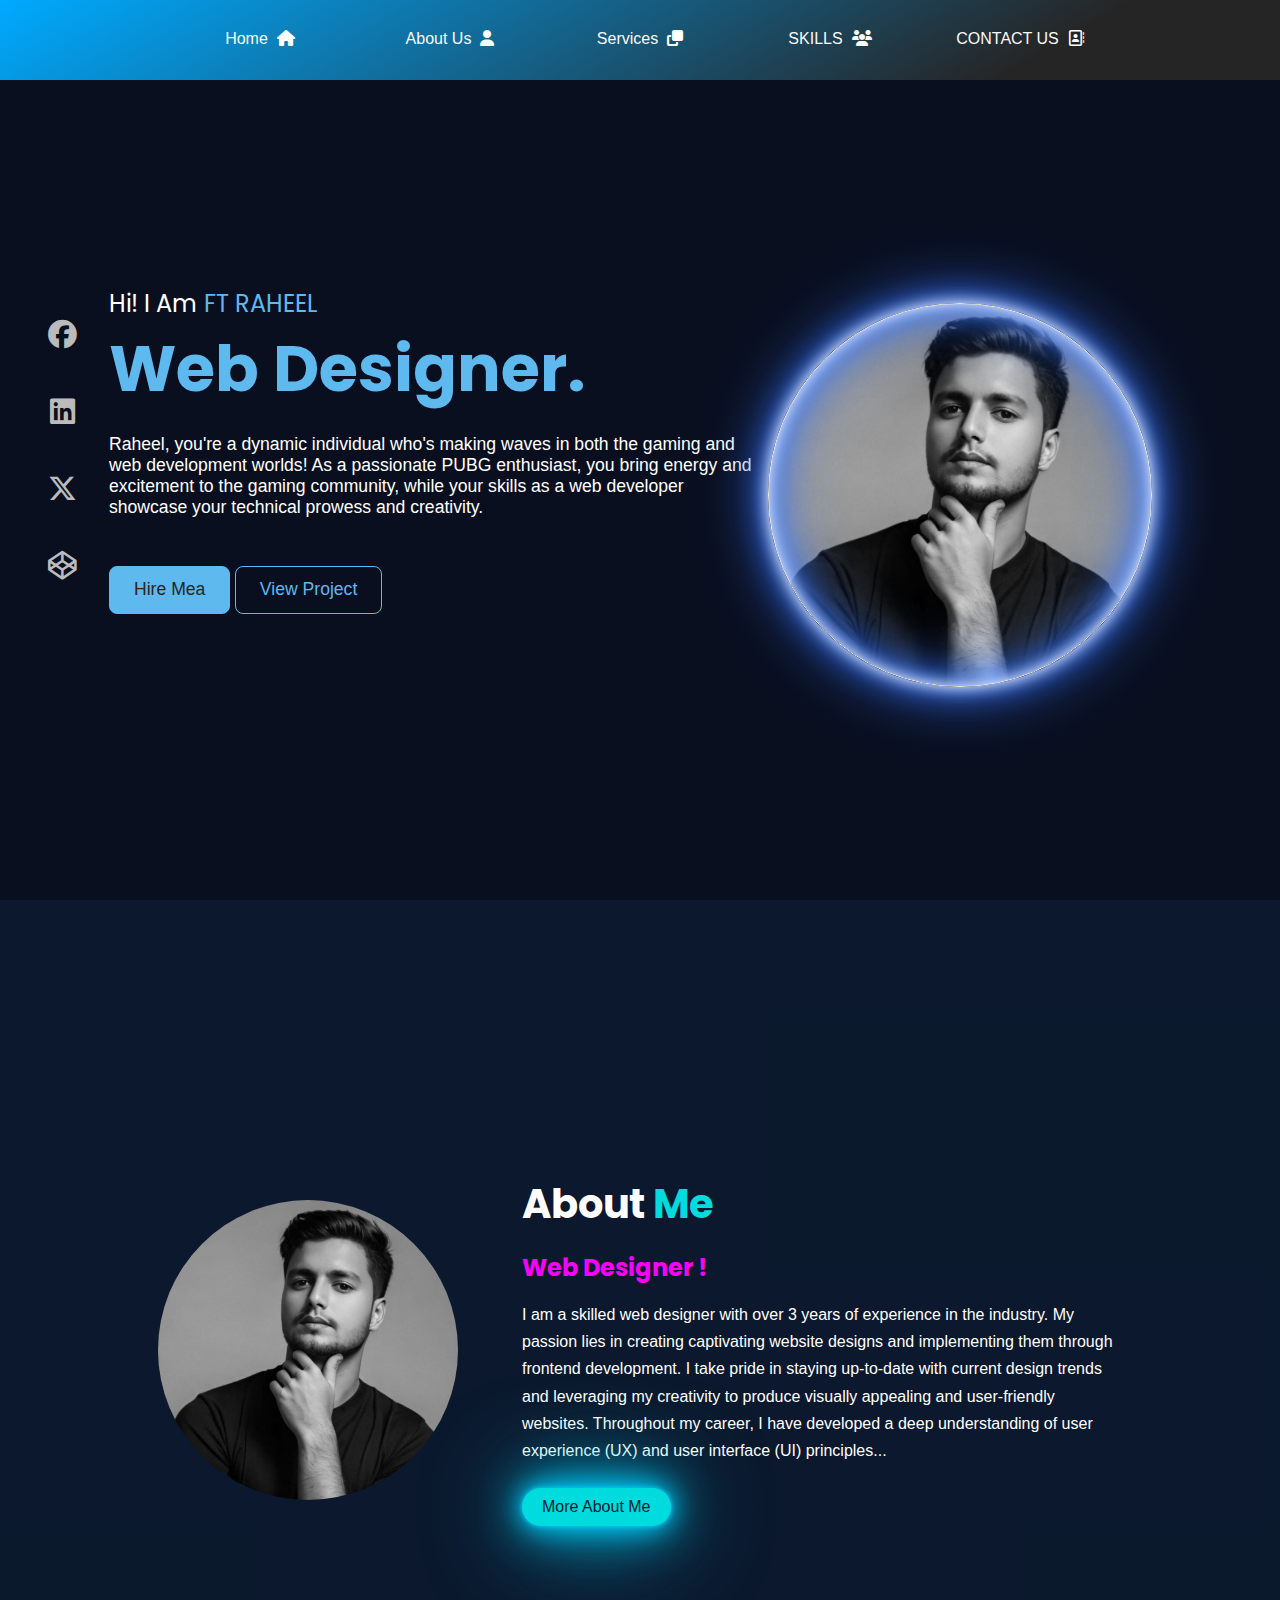
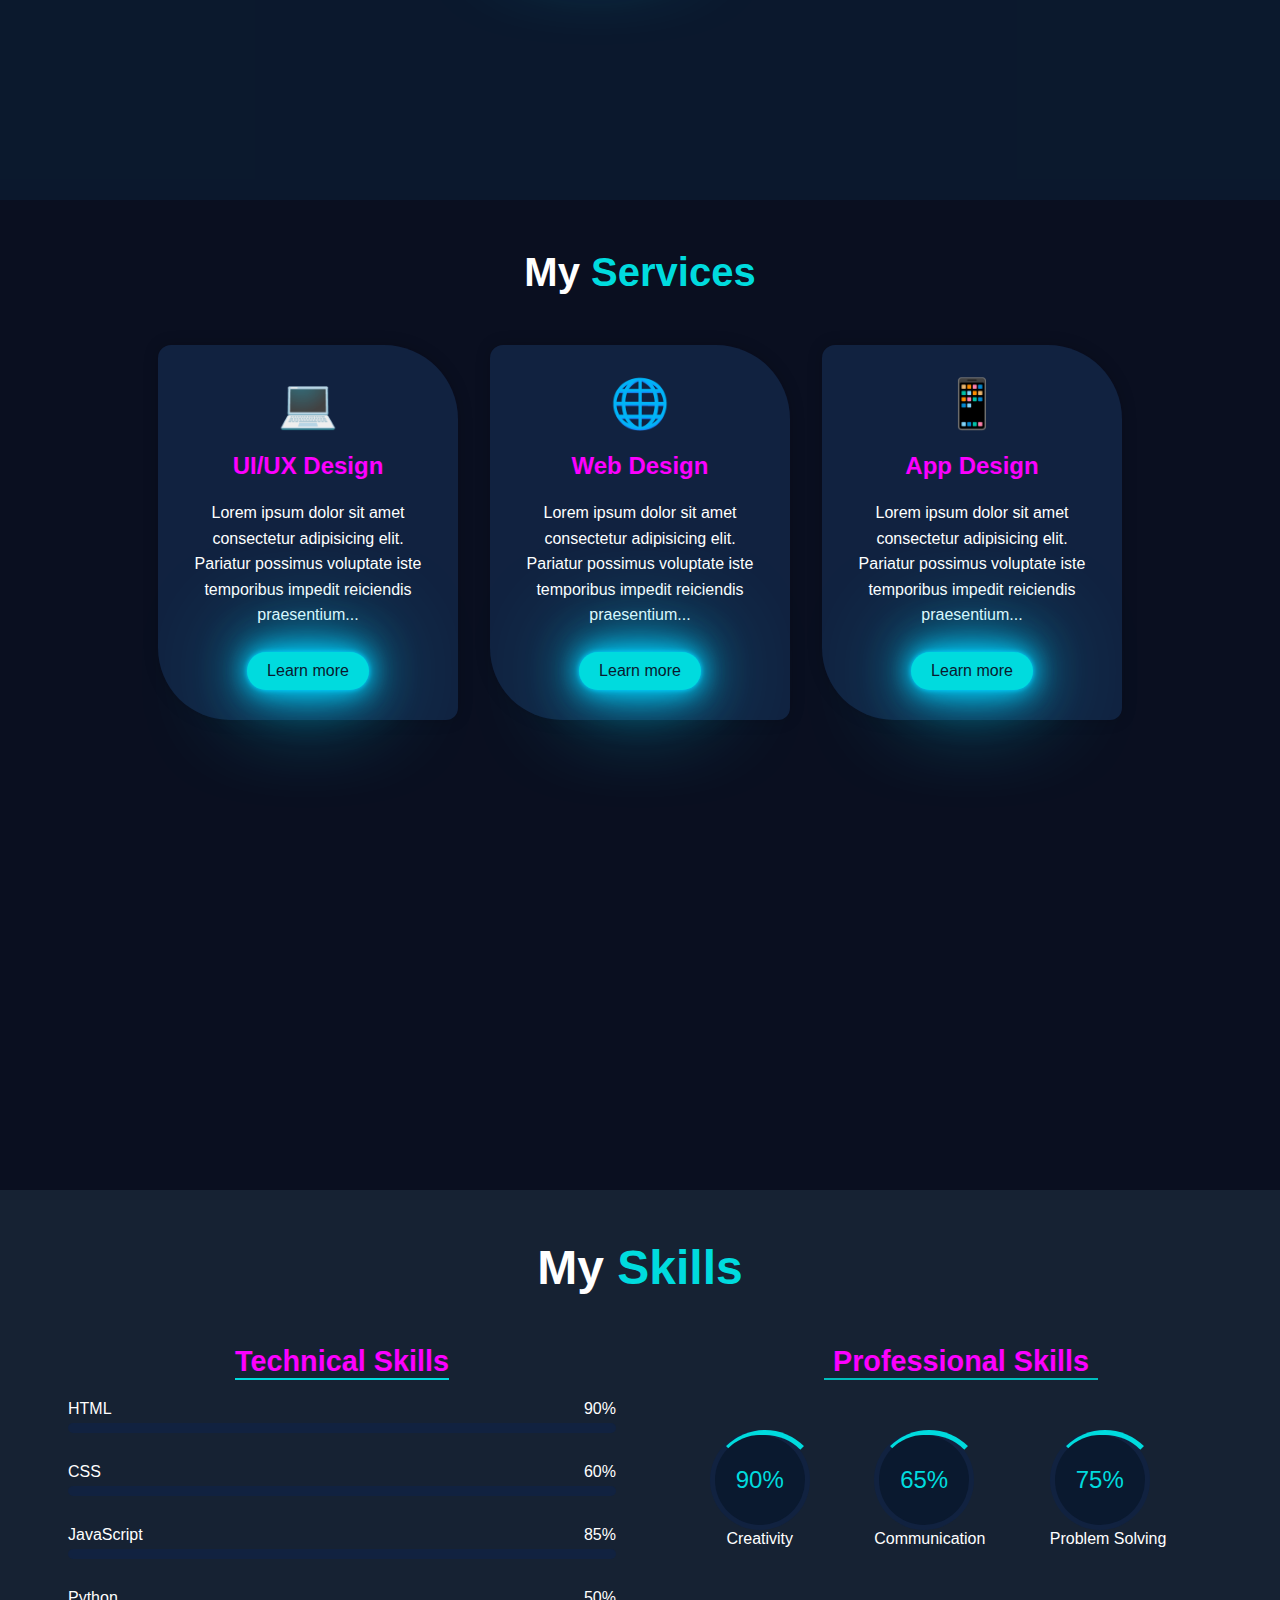
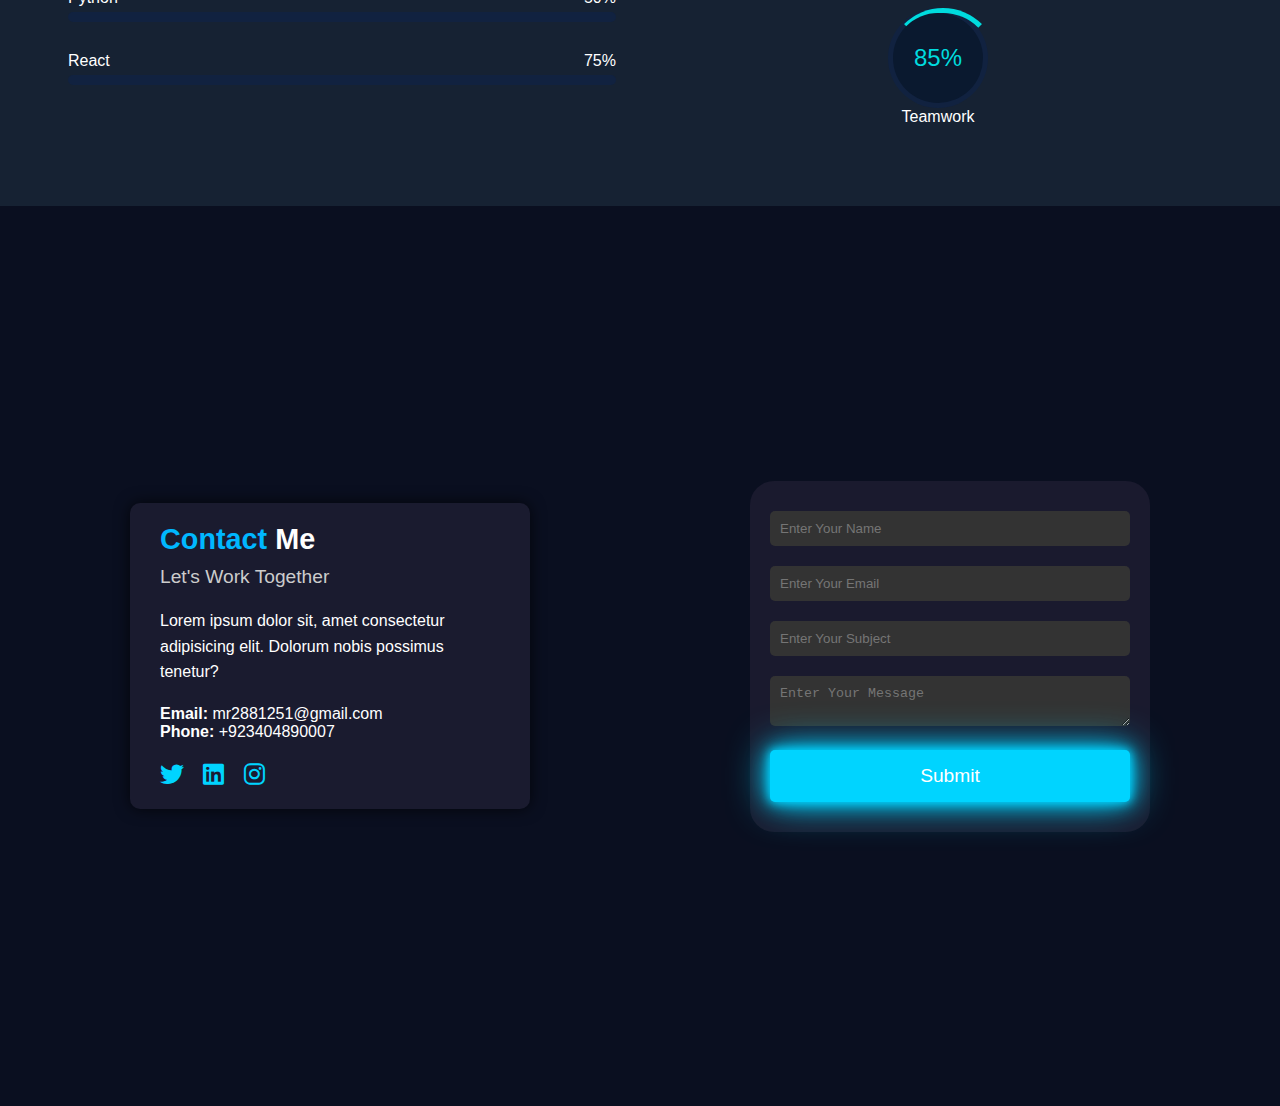
<file: Themebau/index.html>
<!DOCTYPE html>
<html lang="en">
<head>
    <meta name="viewport" content="width=device-width, initial-scale=1.0">
    <link rel="stylesheet" href="assets/css/style.css">
    <link rel="stylesheet" href="https://cdnjs.cloudflare.com/ajax/libs/font-awesome/6.6.0/css/all.min.css">
    <title>POERTFOILO WEBSITE</title>
</head> 
<body>
<!-- MAIN START -->
 <main>
    <div class="fortfoilo-container ">
        <!-- HEADER START -->
         <header>
            <div class="manu-br">
                <ul>
                    <li><a href="./Home.html">Home</a><i class="fa-solid fa-house"></i></li>
                    <li><a href="./about-us.html">About Us</a><i class="fa-solid fa-user"></i></li>
                    <li><a href="./services.html">Services</a><i class="fa-solid fa-clone"></i></li>
                    <li><a href="/SKILLS.html">SKILLS</a><i class="fa-solid fa-users"></i></li>
                    <li><a href="./contact-section.html">CONTACT US</a><i class="fa-regular fa-address-book"></i></li>
                </ul>
            </div>
        </header>
        <!-- HEADER END -->
 <!-- SECTION WEB DESING -->
  <section id="Home-container">
    <div class="home-container">
        <div class="icons">
            <i class="fa-brands fa-facebook"></i>
            <i class="fa-brands fa-linkedin"></i>
            <i class="fa-brands fa-x-twitter"></i>
            <i class="fa-brands fa-codepen"></i>
        </div>
        <div class="content">
            <p class="intro">Hi! I Am <span>FT RAHEEL</span></p>
            <h1>Web Designer.</h1>
            <p class="detail">Raheel, you're a dynamic individual who's making waves in both the gaming and web development worlds! As a passionate PUBG enthusiast, you bring energy and excitement to the gaming community, while your skills as a web developer showcase your technical prowess and creativity.</p>
            <div class="btn-container">
                <button>Hire Mea</button>
                <button>View Project <a href="E:\FIRST LANDING PAGE"></a></button>
            </div>
        </div>
    </div>
    <div class="desing">
        <div class="cicral"></div>
        <div class="cicral"></div>
    </div>
</section>
<!-- SECTION WEB DESING END -->

<!-- SECTION ABOUT ME  -->
 <section id="about-us">
    <div class="about-me">
        <div class="profile-container">
        <div class="glow-border"></div>
    </div>
    <div class="about-content">
        <h2>About <span>Me</span></h2>
        <h3>Web Designer !</h3>
        <p>I am a skilled web designer with over 3 years of experience in the industry. My passion lies in creating captivating website designs and implementing them through frontend development. I take pride in staying up-to-date with current design trends and leveraging my creativity to produce visually appealing and user-friendly websites. Throughout my career, I have developed a deep understanding of user experience (UX) and user interface (UI) principles...</p>
        <a href="#" class="btn">More About Me</a>
    </div>
</div>
    </section>
<!-- SECTION ABOUT ME END -->

<!-- SECTION SERVICES START -->
 <section id="services">
    <div class="services">
    <h2>My <span>Services</span></h2>
    <div class="service-container">
    <div class="service-card">
        <div class="icon">💻</div>
        <h3>UI/UX Design</h3>
        <p>Lorem ipsum dolor sit amet consectetur adipisicing elit. Pariatur possimus voluptate iste temporibus impedit reiciendis praesentium...</p>
        <a href="#" class="btnn">Learn more</a>
    </div>
    <div class="service-card">
        <div class="icon">🌐</div>
        <h3>Web Design</h3>
        <p>Lorem ipsum dolor sit amet consectetur adipisicing elit. Pariatur possimus voluptate iste temporibus impedit reiciendis praesentium...</p>
        <a href="#" class="btnn">Learn more</a>
    </div>
    <div class="service-card">
        <div class="icon">📱</div>
        <h3>App Design</h3>
        <p>Lorem ipsum dolor sit amet consectetur adipisicing elit. Pariatur possimus voluptate iste temporibus impedit reiciendis praesentium...</p>
        <a href="#" class="btnn">Learn more</a>
    </div>
</div>
</div>
</section>
<!--SERVICES SECTION END -->

<!-- SKILLS SECTION START  -->
<section id="skills">
    <div class="skills">
        <h2>My <span>Skills</span></h2>
        <div class="skills-container">
            <div class="technical-skills">
                <h3>Technical Skills</h3>
                <div class="skill-bar">
                    <div class="skill-info">
                        <span>HTML</span>
                        <span>90%</span>
                    </div>
                    <div class="progress-bar">
                        <div class="progress html"></div>
                    </div>
                </div>
                <div class="skill-bar">
                    <div class="skill-info">
                        <span>CSS</span>
                        <span>60%</span>
                    </div>
                    <div class="progress-bar">
                        <div class="progress css"></div>
                    </div>
                </div>
                <div class="skill-bar">
                    <div class="skill-info">
                        <span>JavaScript</span>
                        <span>85%</span>
                    </div>
                    <div class="progress-bar">
                        <div class="progress javascript"></div>
                    </div>
                </div>
                <div class="skill-bar">
                    <div class="skill-info">
                        <span>Python</span>
                        <span>50%</span>
                    </div>
                    <div class="progress-bar">
                        <div class="progress python"></div>
                    </div>
                </div>
                <div class="skill-bar">
                    <div class="skill-info">
                        <span>React</span>
                        <span>75%</span>
                    </div>
                    <div class="progress-bar">
                        <div class="progress react"></div>
                    </div>
                </div>
            </div>
            <!-- PROFESSSIONAL SKILLS -->
             <div class="professional-skills">
                <h3>Professional Skills</h3>
                <div class="circular-progress">
                    <div class="circle">
                        <div class="inner-circle">
                            <span>90%</span>
                        </div>
                    </div>
                    <p>Creativity</p>
                </div>
                <div class="circular-progress">
                    <div class="circle">
                        <div class="inner-circle">
                            <span>65%</span>
                        </div>
                    </div>
                    <p>Communication</p>
                </div>
                <div class="circular-progress">
                    <div class="circle">
                        <div class="inner-circle">
                            <span>75%</span>
                        </div>
                    </div>
                    <p>Problem Solving</p>
                </div>
                <div class="circular-progress">
                    <div class="circle">
                        <div class="inner-circle">
                            <span>85%</span>
                        </div>
                    </div>
                    <p>Teamwork</p>
                </div>
            </div>
        </div>
    </div>
</section>
<!-- SAKILLS SECTION END -->

 <!--Contact-SECTION START -->
<section id="contact-section">
    <div class="contact-section">
    <div class="card">
        <h1>Contact <span>Me</span></h1>
        <p class="subheading">Let's Work Together</p>
        <p class="description">
            Lorem ipsum dolor sit, amet consectetur adipisicing elit. Dolorum nobis possimus tenetur?
        </p>
        <p class="contact-info">
            <strong>Email:</strong> mr2881251@gmail.com<br>
            <strong>Phone:</strong> +923404890007
        </p>
        <div class="social-icons">
            <a href="#"><i class="fab fa-twitter"></i></a>
            <a href="#"><i class="fab fa-linkedin"></i></a>
            <a href="#"><i class="fab fa-instagram"></i></a>
        </div>
    </div>
    <div class="contact-form">
        <form action="#">
            <input type="text" placeholder="Enter Your Name" required>
            <input type="email" placeholder="Enter Your Email" required>
            <input type="text" placeholder="Enter Your Subject" required>
            <textarea placeholder="Enter Your Message" required></textarea>
            <button type="submit" class="glow-button">Submit</button>
        </form>
    </div>
</div>
</section>
<!-- Contect Section end -->
</main>
<!-- MAIN END -->
</body>
</html>
</file>
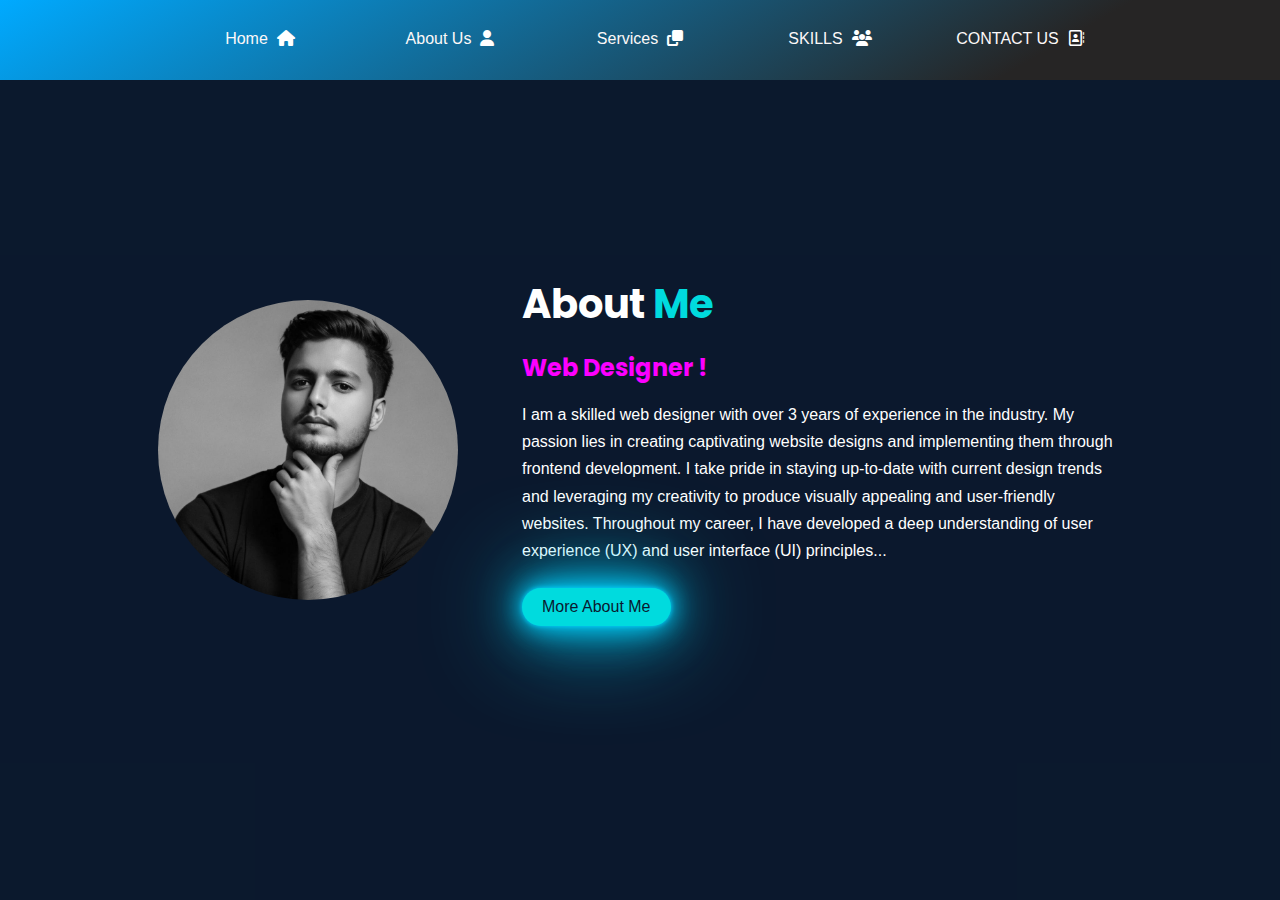
<file: Themebau/about-us.html>
<!DOCTYPE html>
<html lang="en">
<head>
    <meta charset="UTF-8">
    <meta name="viewport" content="width=device-width, initial-scale=1.0">
    <link rel="stylesheet" href="assets/css/style.css">
    <link rel="stylesheet" href="https://cdnjs.cloudflare.com/ajax/libs/font-awesome/6.6.0/css/all.min.css">
    <title>Document</title>
</head>
<body>
    <div class="fortfoilo-container ">
        <!-- HEADER START -->
        <header>
            <div class="manu-br">
                <ul>
                    <li><a href="./Home.html">Home</a><i class="fa-solid fa-house"></i></li>
                    <li><a href="./about-us.html">About Us</a><i class="fa-solid fa-user"></i></li>
                    <li><a href="./services.html">Services</a><i class="fa-solid fa-clone"></i></li>
                    <li><a href="/SKILLS.html">SKILLS</a><i class="fa-solid fa-users"></i></li>
                    <li><a href="./contact-section.html">CONTACT US</a><i class="fa-regular fa-address-book"></i></li>
                </ul>
            </div>
         </header>
<!-- HEADER END -->
    <!-- SECTION ABOUT ME SATAR -->
     <div class="about-me">
        <div class="profile-container">
        <div class="glow-border"></div>
    </div>
    <div class="about-content">
        <h2>About <span>Me</span></h2>
        <h3>Web Designer !</h3>
        <p>I am a skilled web designer with over 3 years of experience in the industry. My passion lies in creating captivating website designs and implementing them through frontend development. I take pride in staying up-to-date with current design trends and leveraging my creativity to produce visually appealing and user-friendly websites. Throughout my career, I have developed a deep understanding of user experience (UX) and user interface (UI) principles...</p>
        <a href="#" class="btn">More About Me</a>
    </div>
</div>
<!-- SECTION ABOUT ME END -->
</body>
</html>
</file>
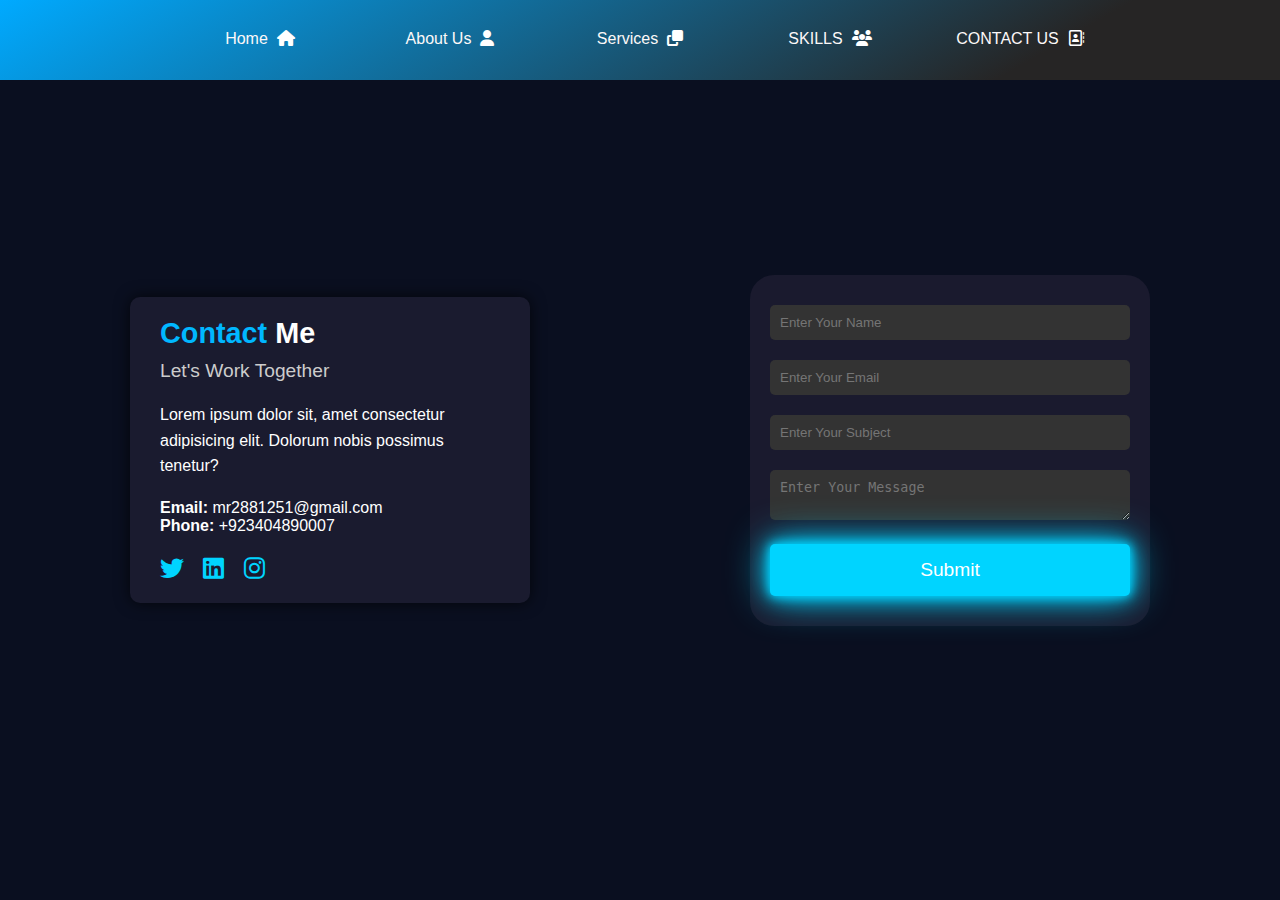
<file: Themebau/contact-section.html>
<!DOCTYPE html>
<html lang="en">
<head>
    <meta charset="UTF-8">
    <meta name="viewport" content="width=device-width, initial-scale=1.0">
    <title>Contact-section</title>
    <link rel="stylesheet" href="assets/css/style.css">
    <link rel="stylesheet" href="https://cdnjs.cloudflare.com/ajax/libs/font-awesome/6.6.0/css/all.min.css">
</head>
<body>
    <div class="fortfoilo-container ">
        <!-- HEADER START -->
        <header>
            <div class="manu-br">
                <ul>
                    <li><a href="./Home.html">Home</a><i class="fa-solid fa-house"></i></li>
                    <li><a href="./about-us.html">About Us</a><i class="fa-solid fa-user"></i></li>
                    <li><a href="./services.html">Services</a><i class="fa-solid fa-clone"></i></li>
                    <li><a href="/SKILLS.html">SKILLS</a><i class="fa-solid fa-users"></i></li>
                    <li><a href="./contact-section.html">CONTACT US</a><i class="fa-regular fa-address-book"></i></li>
                </ul>
            </div>
         </header>
<!-- HEADER END -->
    <!--Contact-SECTION START -->
<section id="contact-section">
    <div class="contact-section">
    <div class="card">
        <h1>Contact <span>Me</span></h1>
        <p class="subheading">Let's Work Together</p>
        <p class="description">
            Lorem ipsum dolor sit, amet consectetur adipisicing elit. Dolorum nobis possimus tenetur?
        </p>
        <p class="contact-info">
            <strong>Email:</strong> mr2881251@gmail.com<br>
            <strong>Phone:</strong> +923404890007
        </p>
        <div class="social-icons">
            <a href="#"><i class="fab fa-twitter"></i></a>
            <a href="#"><i class="fab fa-linkedin"></i></a>
            <a href="#"><i class="fab fa-instagram"></i></a>
        </div>
    </div>
    <div class="contact-form">
        <form action="#">
            <input type="text" placeholder="Enter Your Name" required>
            <input type="email" placeholder="Enter Your Email" required>
            <input type="text" placeholder="Enter Your Subject" required>
            <textarea placeholder="Enter Your Message" required></textarea>
            <button type="submit" class="glow-button">Submit</button>
        </form>
    </div>
</div>
</section>
</body>
</html>
</file>
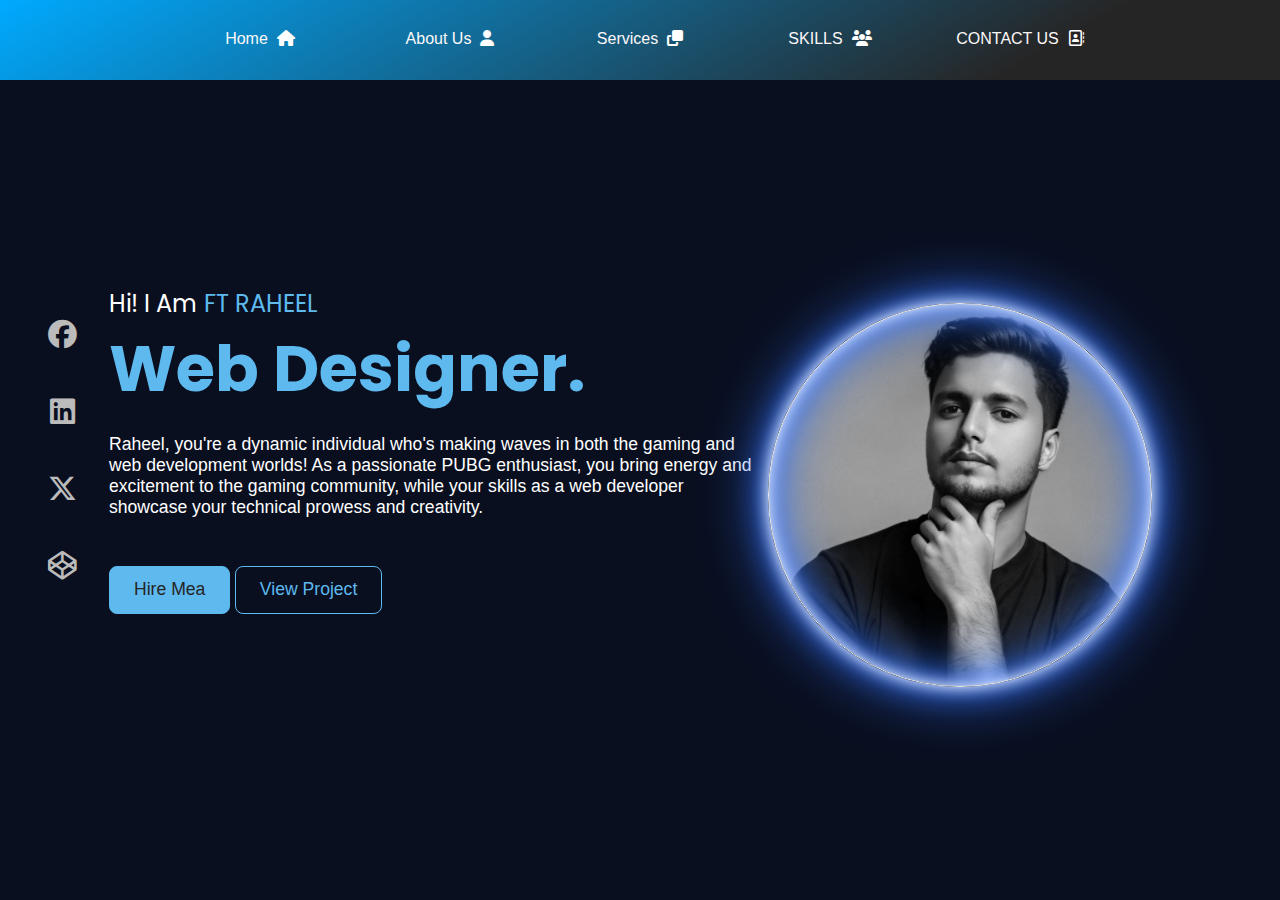
<file: Themebau/Home.html>
<!DOCTYPE html>
<html lang="en">
<head>
    <meta charset="UTF-8">
    <meta name="viewport" content="width=device-width, initial-scale=1.0">
    <title>HOME</title>
    <link rel="stylesheet" href="assets/css/style.css">
    <link rel="stylesheet" href="https://cdnjs.cloudflare.com/ajax/libs/font-awesome/6.6.0/css/all.min.css">
</head>
<body>
    <div class="fortfoilo-container ">
        <!-- HEADER START -->
        <header>
            <div class="manu-br">
                <ul>
                    <li><a href="./Home.html">Home</a><i class="fa-solid fa-house"></i></li>
                    <li><a href="./about-us.html">About Us</a><i class="fa-solid fa-user"></i></li>
                    <li><a href="./services.html">Services</a><i class="fa-solid fa-clone"></i></li>
                    <li><a href="./SKILLS.html">SKILLS</a><i class="fa-solid fa-users"></i></li>
                    <li><a href="./contact-section.html">CONTACT US</a><i class="fa-regular fa-address-book"></i></li>
                </ul>
            </div>
         </header>
<!-- HEADER END -->
<!-- HOME SECTION START -->
 <section id="Home-section">
    <div class="home-container">
        <div class="icons">
            <i class="fa-brands fa-facebook"></i>
            <i class="fa-brands fa-linkedin"></i>
            <i class="fa-brands fa-x-twitter"></i>
            <i class="fa-brands fa-codepen"></i> 
        </div>
        <div class="content">
            <p class="intro">Hi! I Am <span>FT RAHEEL</span></p>
            <h1>Web Designer.</h1>
            <p class="detail">Raheel, you're a dynamic individual who's making waves in both the gaming and web development worlds! As a passionate PUBG enthusiast, you bring energy and excitement to the gaming community, while your skills as a web developer showcase your technical prowess and creativity.</p>
            <div class="btn-container">
                <button>Hire Mea</button>
                <button>View Project</button>
            </div>
        </div>
    </div>
    <div class="desing">
        <div class="cicral"></div>
        <div class="cicral"></div>
    </div>
</section>
<!-- SECTION HOME END -->
</body>
</html>
</file>
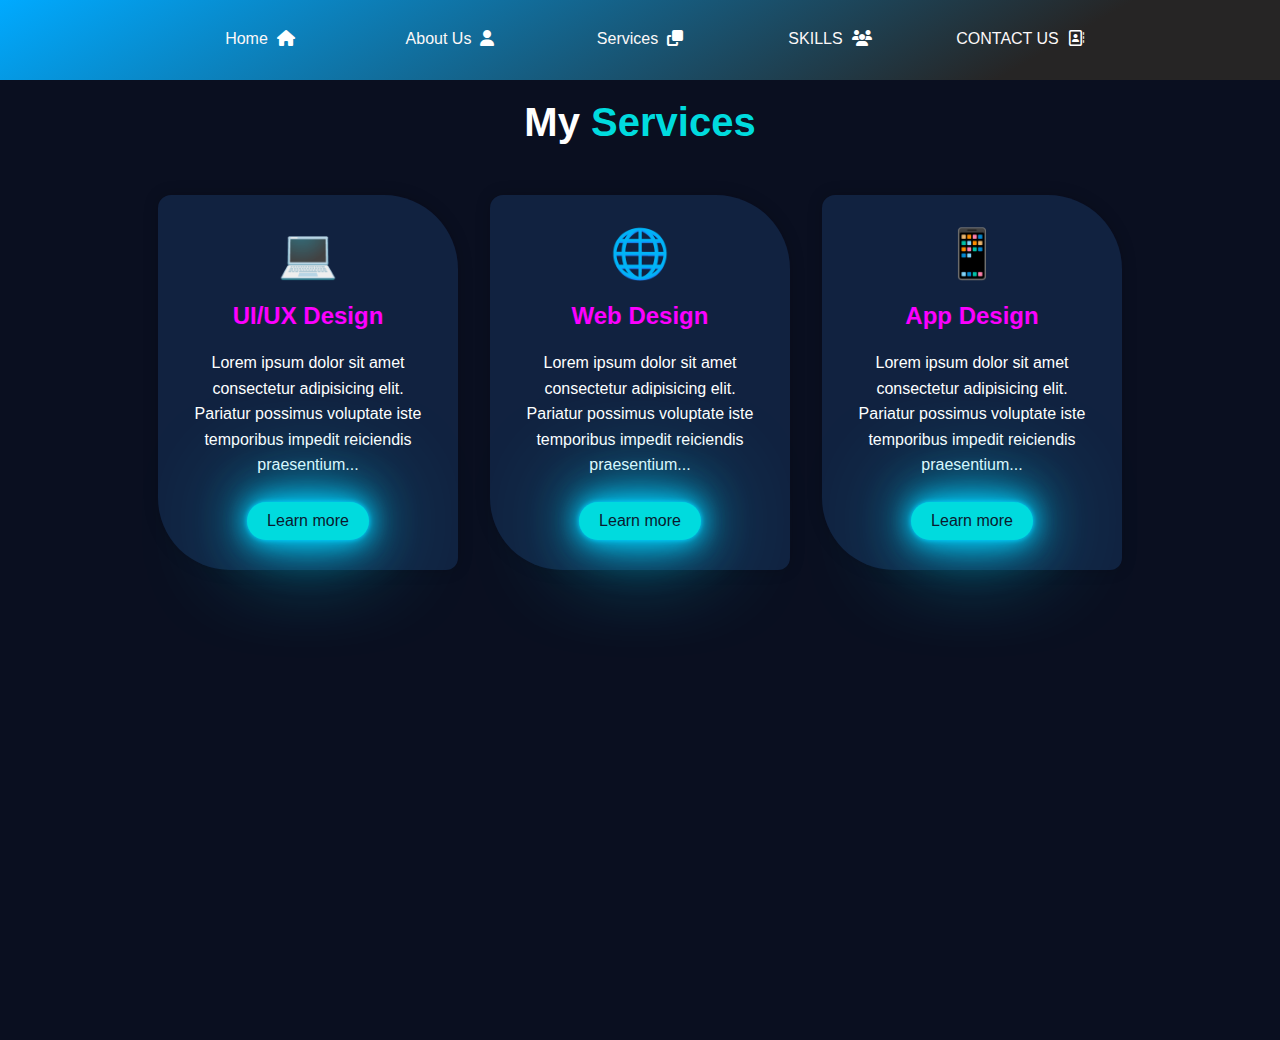
<file: Themebau/services.html>
<!DOCTYPE html>
<html lang="en">
<head>
    <meta charset="UTF-8">
    <meta name="viewport" content="width=device-width, initial-scale=1.0">
    <title>services</title>
    <link rel="stylesheet" href="assets/css/style.css">
    <link rel="stylesheet" href="https://cdnjs.cloudflare.com/ajax/libs/font-awesome/6.6.0/css/all.min.css">
</head>
<body>
    <div class="fortfoilo-container ">
        <!-- HEADER START -->
        <header>
            <div class="manu-br">
                <ul>
                    <li><a href="./Home.html">Home</a><i class="fa-solid fa-house"></i></li>
                    <li><a href="./about-us.html">About Us</a><i class="fa-solid fa-user"></i></li>
                    <li><a href="./services.html">Services</a><i class="fa-solid fa-clone"></i></li>
                    <li><a href="/SKILLS.html">SKILLS</a><i class="fa-solid fa-users"></i></li>
                    <li><a href="./contact-section.html">CONTACT US</a><i class="fa-regular fa-address-book"></i></li>
                </ul>
            </div>
         </header>
<!-- HEADER END -->
<!-- SECTION SERVICES START -->
 <section class="services">
    <div class="services">
        <h2>My <span>Services</span></h2>
        <div class="service-container">
            <div class="service-card">
                <div class="icon">💻</div>
                <h3>UI/UX Design</h3>
                <p>Lorem ipsum dolor sit amet consectetur adipisicing elit. Pariatur possimus voluptate iste temporibus impedit reiciendis praesentium...</p>
                <a href="#" class="btn">Learn more</a>
            </div>
            <div class="service-card">
                <div class="icon">🌐</div>
                <h3>Web Design</h3>
                <p>Lorem ipsum dolor sit amet consectetur adipisicing elit. Pariatur possimus voluptate iste temporibus impedit reiciendis praesentium...</p>
                <a href="#" class="btn">Learn more</a>
            </div>
            <div class="service-card">
                <div class="icon">📱</div>
                <h3>App Design</h3>
                <p>Lorem ipsum dolor sit amet consectetur adipisicing elit. Pariatur possimus voluptate iste temporibus impedit reiciendis praesentium...</p>
                <a href="#" class="btn">Learn more</a>
            </div>
        </div>
    </div></section>
<!--SERVICES SECTION END -->

</body>
</html>
</file>
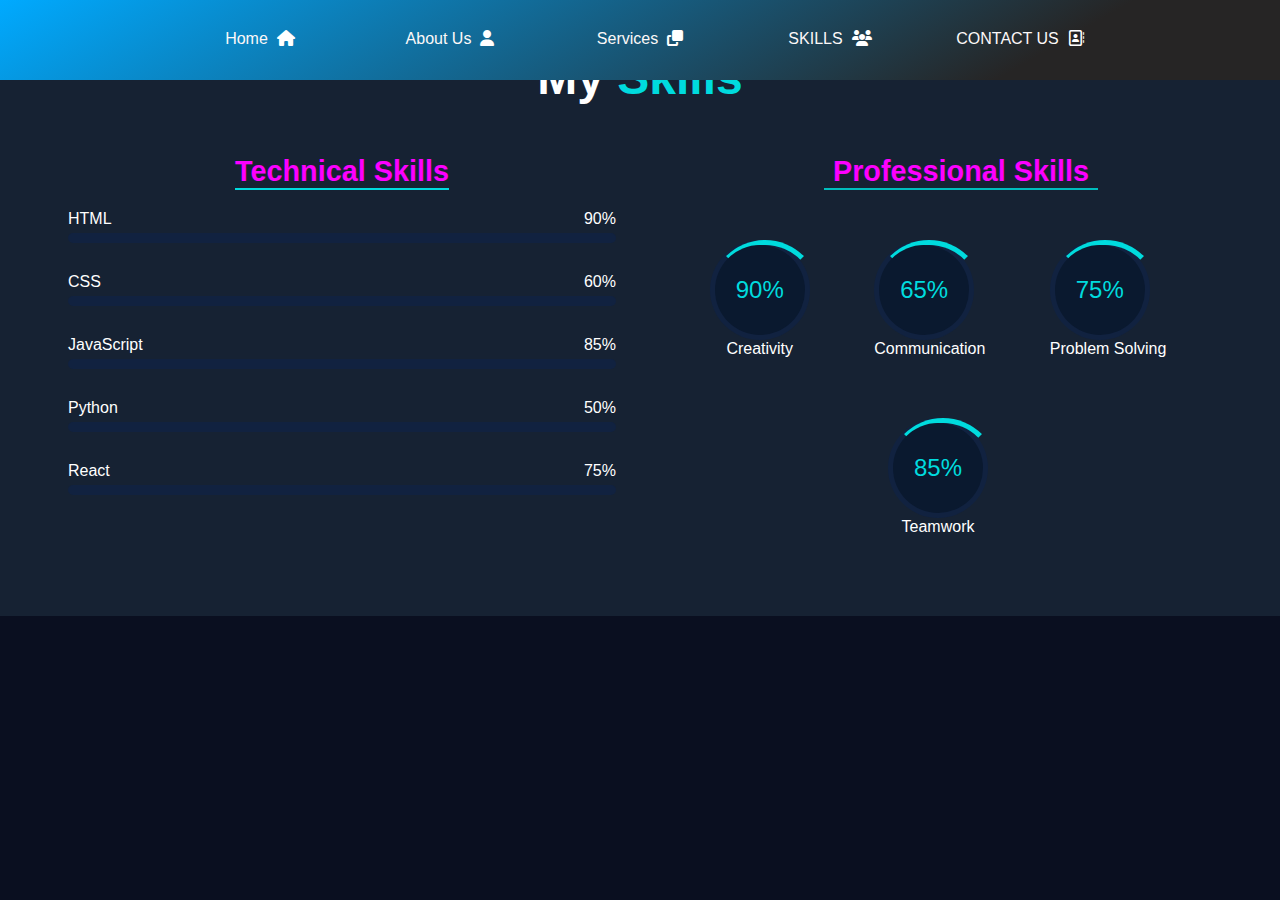
<file: Themebau/SKILLS.html>
<!DOCTYPE html>
<html lang="en">
<head>
    <meta charset="UTF-8">
    <meta name="viewport" content="width=device-width, initial-scale=1.0">
    <title>SKILLS</title>
    <link rel="stylesheet" href="assets/css/style.css">
    <link rel="stylesheet" href="https://cdnjs.cloudflare.com/ajax/libs/font-awesome/6.6.0/css/all.min.css">
</head>
<body>
    <div class="fortfoilo-container ">
        <!-- HEADER START -->
        <header>
            <div class="manu-br">
                <ul>
                    <li><a href="./Home.html">Home</a><i class="fa-solid fa-house"></i></li>
                    <li><a href="./about-us.html">About Us</a><i class="fa-solid fa-user"></i></li>
                    <li><a href="./services.html">Services</a><i class="fa-solid fa-clone"></i></li>
                    <li><a href="/SKILLS.html">SKILLS</a><i class="fa-solid fa-users"></i></li>
                    <li><a href="./contact-section.html">CONTACT US</a><i class="fa-regular fa-address-book"></i></li>
                </ul>
            </div>
         </header>
<!-- HEADER END -->
    <!-- SKILLS SECTION START  -->
     <section id="skills">
        <div class="skills">
        <h2>My <span>Skills</span></h2>
        <div class="skills-container">
            <div class="technical-skills">
                <h3>Technical Skills</h3>
                <div class="skill-bar">
                    <div class="skill-info">
                        <span>HTML</span>
                        <span>90%</span>
                    </div>
                    <div class="progress-bar">
                        <div class="progress html"></div>
                    </div>
                </div>
                <div class="skill-bar">
                    <div class="skill-info">
                        <span>CSS</span>
                        <span>60%</span>
                    </div>
                    <div class="progress-bar">
                        <div class="progress css"></div>
                    </div>
                </div>
                <div class="skill-bar">
                    <div class="skill-info">
                        <span>JavaScript</span>
                        <span>85%</span>
                    </div>
                    <div class="progress-bar">
                        <div class="progress javascript"></div>
                    </div>
                </div>
                <div class="skill-bar">
                    <div class="skill-info">
                        <span>Python</span>
                        <span>50%</span>
                    </div>
                    <div class="progress-bar">
                        <div class="progress python"></div>
                    </div>
                </div>
                <div class="skill-bar">
                    <div class="skill-info">
                        <span>React</span>
                        <span>75%</span>
                    </div>
                    <div class="progress-bar">
                        <div class="progress react"></div>
                    </div>
                </div>
            </div>
            <!-- PROFESSSIONAL SKILLS -->
             <div class="professional-skills">
                <h3>Professional Skills</h3>
                <div class="circular-progress">
                    <div class="circle">
                        <div class="inner-circle">
                            <span>90%</span>
                        </div>
                    </div>
                    <p>Creativity</p>
                </div>
                <div class="circular-progress">
                    <div class="circle">
                        <div class="inner-circle">
                            <span>65%</span>
                        </div>
                    </div>
                    <p>Communication</p>
                </div>
                <div class="circular-progress">
                    <div class="circle">
                        <div class="inner-circle">
                            <span>75%</span>
                        </div>
                    </div>
                    <p>Problem Solving</p>
                </div>
                <div class="circular-progress">
                    <div class="circle">
                        <div class="inner-circle">
                            <span>85%</span>
                        </div>
                    </div>
                    <p>Teamwork</p>
                </div>
            </div>
        </div>
    </div>
</section>
<!-- SAKILLS SECTION END -->
</body>
</html>
</file>
<file: Themebau/assets/css/style.css>
@import url('https://fonts.googleapis.com/css2?family=Poppins:ital,wght@0,100;0,200;0,300;0,400;0,500;0,600;0,700;0,800;0,900;1,100;1,200;1,300;1,400;1,500;1,600;1,700;1,800;1,900&display=swap');
*{
    margin: 0;
    padding: 0;
    box-sizing: border-box;      
}
/* HEADER START */
.manu-br{
    width: 100%;
    text-align: center;
    position: fixed; 
    background:linear-gradient(-30deg, #262525 20% , #00aaff  );
    z-index: 3;
}
.manu-br ul{
    height: 80px;
    display: inline-flex;
    list-style: none;
    color: #ffffff;
}
.manu-br ul li{
    width: 160px;
    margin: 15px;
    padding: 15px;
}
.manu-br ul li a{  
    color: #fcf8f8;
    text-decoration: none;
}
 .manu-br ul li:hover{
    background-color: #5db9ee;
    border-radius: 5px;
}
li a{
    margin-right: 9px;
}
ul {
    text-decoration: none;
}
.manu-br ul li:hover .sub-manu-1 ul li a:hover{
    color: #000;
}
/* HEADER END */
/* SECTION WEB DESING  */
.home-container{
    height: 100vh;
    display: flex;
    align-items: center;
    padding-left: 3rem;
}
.icons .fa-brands{
    color: #bbb;
    font-size: 1.8rem;
}
.icons{
    display: flex;
    flex-direction: column;
    justify-content: center;
    align-items: center;
    gap: 4rem;
}
.content{
    margin-left: 2rem;
}
.content .intro{
    color: #FFF;
    font-size: 1.5rem;
    font-family: "Poppins", sans-serif; 
}
.content .intro span{
    color: #5db9ee;
}
.content h1{
    font-family: "Poppins", sans-serif; 
    font-size: 4rem;
    color:#5db9ee;
}
.content .detail{
    font-size: 1.1rem;
    color: #FFF;
    font-family: "poppins"sans-serif;
    margin: 1.1rem 0 3rem;
    width: 55%;
}
.btn-container button{
    border: .1rem solid #5db9ee ;
    font-size: 1.1rem;
    padding: 0.8rem 1.5rem;
    border-radius: 0.5rem;
    cursor: pointer;
    transition: 2s ease;
}
button:nth-child(1){
    background-color: #5db9ee;
    color: #262525;
}
button:nth-child(2){
    background-color: transparent;
    color: #5db9ee;
}
button:nth-child(1):hover{
    background-color: transparent;
    color: #5db9ee;
}
button:nth-child(2):hover{
    background-color: #5db9ee;
    color: #262525;
}
.icons .fa-brands:hover{
    cursor: pointer;
    background: linear-gradient(#FFF ,#5db9ee);
    -webkit-background-clip: text;
    -webkit-text-fill-color: transparent;
}
.desing .cicral{
    aspect-ratio: 1;
    position: absolute;
    border-radius: 50%;
    top: 55%;
    left: 75%;
    transform: translate(-50%, -50%);
}
circle:nth-child(1){
    background-color: #ff00b7;
    width: 40%;
}
.cicral:nth-child(2){
    width: 30%;
    background-image: url(../media/vip.jpg);
    background-repeat: no-repeat;
    background-size: cover;
    box-shadow: 
    0 0 1rem #FFF,
    inset 0 0 1rem #FFF,
    0 0 2rem #3877FF,
    inset 0 0 2rem #3877FF,
    0 0 4rem #3877FF,
    inset 0 0 4rem #3877FF;
    border: #ebedee solid .1rem;   
}
/* SECTION WEB DESING END  */
/* SECTION ABOUT ME START */
.about-me {
    height: 100vh;
    display: flex;
    background-color: #0b1a2fdf;
    color: #fff;
    justify-content: center;
    align-items: center;
    gap: 5rem;
}
.profile-container {
    position: relative;
}
.glow-border {
    background-image: url(../media/WhatsApp\ Image\ 2024-08-07\ at\ 22.41.32_73f5309c.jpg);
    background-size: cover;
    background-repeat: no-repeat;
    width: 300px;
    height: 300px;
    border-radius: 50%;
    border: linear-gradient(45deg, #00dbde, #fc00ff);
    animation: glow 2s infinite;
}
@keyframes glow {
    0%, 100% {
        box-shadow: 0 0 15px #fc00ff, 0 0 50px #00dbde;
    }
    50% {
        box-shadow: 0 0 3px #fc00ff, 0 0 60px #00dbde;
    }
}
.about-content {
    max-width: 600px;
}
.about-content h2 {
    font-family: "Poppins", sans-serif;
    font-size: 2.5rem;
}
.about-content h2 span {
    color: #00dbde;
    font-family: "Poppins", sans-serif;
}
.about-content h3 {
    font-family: "Poppins", sans-serif;
    font-size: 1.5rem;
    margin: 1rem 0;
    color: #fc00ff;
}
.about-content p {
    line-height: 1.6;
    font-family:Arial, Helvetica, sans-serif;
}
.btn {
    display: inline-block;
    margin-top: 1.5rem;
    padding: 10px 20px;
    background-color: #00dbde;
    color: #0a192f;
    text-decoration: none;
    border-radius: 25px;
    cursor: pointer;
    box-shadow: 0 0 5px #00d4ff, 0 0 25px #00d4ff, 0 0 50px #00d4ff, 0 0 100px #00d4ff;
    transition: background-color 0.3s;
}
.btn:hover {
    transition: 1s;
    background-color: #fc00ff;
    box-shadow: 0 0 20px #fc00ff, 0 0 30px #fc00ff, 0 0 60px #fc00ff, 0 0 120px #fc00ff;
    transform: scale(1.1);
}
/* SECTION ABOUT ME END */
/* SECTION SERVICES START */
.services {
    height: 110vh;
    text-align: center;
    padding: 50px 10px;
    font-family: Arial, sans-serif;
    color: #fff;   
}
.services h2 {
    font-size: 2.5rem;
    margin-bottom: 50px;
}
.services h2 span {
    color: #00dbde;
}
.service-container {
    display: flex;
    justify-content: center;
    gap: 2rem;
    flex-wrap: wrap;
}
.service-card {
    background-color: #112240;
    border-radius: 15px;
    padding: 30px;
    width: 300px;
    text-align: center;
    position: relative;
    box-shadow: 0 0 15px rgba(0, 0, 0, 0.2);
    transition: box-shadow 0.3s ease, transform 0.3s ease;
    border-radius: 13px 74px 12px 72px;
-webkit-border-radius: 13px 74px 12px 72px;
-moz-border-radius: 13px 74px 12px 72px;
}
.service-card:hover {
    box-shadow: 0 0 25px #00dbde;
    transform: translateY(-10px);
}
.icon {
    font-size: 3rem;
    margin-bottom: 20px;
    color: #00dbde;
}
.service-card h3 {
    font-size: 1.5rem;
    color: #fc00ff;
    margin-bottom: 20px;
}
.service-card p {
    font-size: 1rem;
    line-height: 1.6;
}
.btnn {
    display: inline-block;
    margin-top: 1.5rem;
    padding: 10px 20px;
    background-color: #00dbde;
    color: #0a192f;
    text-decoration: none;
    border-radius: 25px;
    cursor: pointer;
    box-shadow: 0 0 5px #00d4ff, 0 0 25px #00d4ff, 0 0 50px #00d4ff, 0 0 100px #00d4ff;
    transition: background-color 0.3s;
}
.btnn:hover {
    transition: 1s;
    background-color: #fc00ff;
    box-shadow: 0 0 20px #fc00ff, 0 0 30px #fc00ff, 0 0 60px #fc00ff, 0 0 120px #fc00ff;
    transform: scale(1.1);
}
/* SERVICES SECTION END */
/* SKILLS SECTION START */
.skills {
    height: auto;
    width: 100%;
    font-family: Arial, sans-serif;
    background-color: #162233;
    color: #fff;
    text-align: center;
    padding: 50px 20px;
}
.skills h2 {
    font-size: 3rem;
    margin-bottom: 50px;
}
.skills h2 span {
    color: #00dbde;
}
.skills-container {
    display: flex;
    padding: 0 3rem 0;
    gap: 3rem;
}
.technical-skills,.professional-skills{
    width: 50%;
}
.technical-skills h3 {
    font-size: 1.8rem;
    margin-bottom: 20px;
    color: #fc00ff;
    border-bottom: 2px solid #00dbde;
    display: inline-block;
}
.professional-skills h3{
    font-size: 1.8rem;
    margin-bottom: 20px;
    color: #fc00ff;
    border-bottom:2px solid #00bdbd ;
    width: 50%;
    margin-left: 10rem;
}
.skill-bar {
    margin-bottom: 30px;
}
.skill-info {
    display: flex;
    justify-content: space-between;
    margin-bottom: 5px;
}
.progress-bar {
    width: 100%;
    background-color: #112240;
    border-radius: 10px;
}
.progress {
    height: 10px;
    border-radius: 10px;
    background-color: #00dbde;
    width: 0;
    animation: load 7s forwards;
}
@keyframes load {
    from {
        width: 0; 
    }
    to {
        width: 100%; 
    }
}
/* Professional Skills */
.circular-progress {
    display: inline-block;
    margin: 30px;
}
.circle {
    width: 100px;
    height: 100px;
    background-color: #112240;
    border-radius: 50%;
    position: relative;
}
.inner-circle {
    width: 90px;
    height: 90px;
    background-color: #0a192f;
    border-radius: 50%;
    position: absolute;
    top: 50%;
    left: 50%;
    transform: translate(-50%, -50%);
    display: flex;
    justify-content: center;
    align-items: center;
    font-size: 1.5rem;
    color: #00dbde;
    z-index: 2;
}
.circle::before {
    content: "";
    position: absolute;
    top: 0;
    left: 0;
    width: 100%;
    height: 100%;
    border-radius: 50%;
    border: 5px solid transparent;
    transform-origin: center center;
    border-top-color: #00dbde;
    animation: rotate 1.5s linear infinite;
    z-index: 1;
}
@keyframes rotate {
    0% {
        transform: rotate(0deg);
    }
    100% {
        transform: rotate(360deg);
    }
}
/* SKILLS SECTION END */
/* LAST SECTION START */
body {
    margin: 0;
    font-family: Arial, sans-serif;
    background-color: #0a0f20;
    color: #fff;
}
.contact-section {
    display: flex;
    justify-content: space-around;
    align-items: center;
    height: 100vh;
    padding: 20px;
    color: #ccc;
}
.card {
    background-color: #1a1b2f;
    padding: 20px 30px;
    border-radius: 10px;
    box-shadow: 0 0 15px rgba(0, 0, 0, 0.7);
    text-align: left;
    color: #fff;
    max-width: 400px;
    width: 100%;
}
.card h1 {
    font-size: 1.8em;
    margin: 0 0 10px;
    color: #00b7ff;
}
.card h1 span {
    color: #fff;
}
.subheading {
    font-size: 1.2em;
    margin-bottom: 20px;
    color: #ccc;
}
.description {
    font-size: 1em;
    line-height: 1.6;
    margin-bottom: 20px;
}
.contact-info {
    font-size: 1em;
    margin-bottom: 20px;
}
.social-icons a {
    margin-right: 15px;
    display: inline-block;
}
.social-icons img {
    width: 25px;
    filter: brightness(0) invert(1);
    transition: filter 0.3s ease;
}
.social-icons img:hover {
    filter: brightness(1) invert(0.7);
}
.card:hover {
    box-shadow: 0 0 25px #00b7ff;
    transition: box-shadow 0.3s ease-in-out;
}
.social-icons a {
    color: #00d4ff;
    font-size: 1.5em;
    margin-right: 15px;
    text-decoration: none;
}
.contact-form {
    background-color: #1a1a2e;
    padding: 20px;
    border-radius: 10px;
    width: 400px;
    border-radius: 24px 24px 24px 24px;
-webkit-border-radius: 24px 24px 24px 24px;
-moz-border-radius: 24px 24px 24px 24px;
}
.contact-form form input,
.contact-form form textarea {
    width: 100%;
    padding: 10px;
    margin: 10px 0;
    border: none;
    border-radius: 5px;
    background-color: #333;
    color: #fff;
}
.contact-form form button {
    width: 100%;
    padding: 15px;
    margin: 10px 0;
    border: none;
    border-radius: 5px;
    cursor: pointer;
    background-color: #00d4ff;
    color: #fff;
    font-size: 1.2em;
    transition: all 0.3s ease-in-out;
    box-shadow: 0 0 10px #00d4ff, 0 0 20px #00d4ff, 0 0 40px #00d4ff;
}
.contact-form form button:hover {
    box-shadow: 0 0 20px #00d4ff, 0 0 40px #00d4ff, 0 0 60px #00d4ff;
}
/* CONTECT SECTION END */
/* SET MEDIA QUERY */
/* 1024PX START */
@media (max-width:1024px) {
    /* HEADER START */
}
.manu-br ul li{
    padding: 15px;
}
/* SECTION WEB DESING  */
.icons{
    gap: 3rem;
}
.content{
    margin-left: 2rem;
}
/* SECTION ABOUT ME START */
.about-me {
    gap: 4rem;
}
.about-content {
    max-width: 600px;
}
.about-content p {
    line-height: 1.7;
}
/* 1024PX END */
/* MEDIA QUERY 768PX START */
@media (max-width:768px) {
   .manu-br{
    width: 100%;
   }
.manu-br ul{
    height: 60px;
   }
.manu-br ul li{
    width: 110px;
    margin: 10px;
    padding: 10px;
   }
.manu-br ul li a{  
    font-size: small;
   }
li a{
    margin-right: 5px;
   }
/* HEADER END */
/* SECTION WEB DESING  */
.home-container{
    height: auto;
    padding-left: 1.5rem;
    padding-top: 5rem;
}
.icons .fa-brands{
    font-size: 1.5rem;
}
.icons{
    gap: 3rem;
}
.content{
    margin-left: 2rem;
}
.content .intro{
    font-size: 1rem; 
}
.content h1{
    font-size: 3rem;
}
.content .detail{
    font-size: 1.1rem;
    margin: 1rem 0 2rem;
}
.btn-container button{
    padding: 0.8rem 1rem;
}
.btn-container{
    padding: 0 0 2rem;
}
/* SECTION ABOUT ME START */
.about-me {
    height: auto;
    gap: 4rem;
}
.glow-border {
    width: 250px;
    height: 250px;
    margin-left: 2rem;
}
.about-content {
    max-width: 400px;
    padding: 2rem 0 2rem;
}
.about-content h2 {
    font-size: 2rem;
}
.about-content h3 {
    font-size: 1rem;
}
.about-content p {
    line-height: 1.6;
    font-size: small;
}
/* SECTION SERVICES START */
.services {
    height: auto;   
}
.services h2 {
    font-size: 2rem;
    margin-bottom: 30px;
}
.service-card {
    background-color: #112240;
    padding: 20px;
    width: 220px;
    border-radius: 35px 35px 35px 35px;
-webkit-border-radius: 35px 35px 35px 35px;
-moz-border-radius: 35px 35px 35px 35px;
}
.icon {
    font-size: 2rem;
    margin-bottom: 15px;
}
.service-card h3 {
    font-size: 1rem;
    margin-bottom: 15px;
}
.service-card p {
    font-size: small;
}
/* SERVICES SECTION END */
/* SKILLS SECTION START */
.skills {
    padding: 30px 20px;
}
.skills h2 {
    font-size: 2.6rem;
    margin-bottom: 40px;
}
.skills-container {
    display: block;
    padding: 0 3rem 0;
    gap: 1rem;
}
.technical-skills,.professional-skills{
    width: 100%;
}
/* SKILLS SECTION END */
/* LAST SECTION START */
.contact-section {
    height: auto;
}
.card {
    text-align: center;
    max-width: 300px;
}
.card h1 {
    font-size: 1.7em;
}
.contact-form {
   width: 300px;
} 
}
/* MEDIA QUERY 426PX */
@media (max-width:426px) {
    .manu-br ul{
        height: 50px;;
    }
    .manu-br ul li{
        width: 100px;
        margin: 10px;
        padding: 10px;
    }
    /* HEADER END */
    /* SECTION WEB DESING  */
    .home-container{
        padding-left: 1rem;
    }
    .icons .fa-brands{
        font-size: 1.4rem;
    }
    .icons{
        gap: 2rem;
    }
    .content{
        margin-left: 1rem;
    }
    .content .intro{
        font-size: 1rem;
    }
    .content h1{
        font-size: 1.5rem;
    }
    .content .detail{
        font-size: small;
        margin: 1rem 0 1rem;
        width: 55%;
    }
    .btn-container button{
        font-size: small;
        padding: 0.5rem 1rem;
    }
    .desing .cicral{
        aspect-ratio: 1;
        position: absolute;
        border-radius: 50%;
        top: 50%;
        left: 70%;
        transform: translate(-50% ,-50%);
        }
        .cicral:nth-child(1){
            width: 30%;
        }
        .cicral:nth-child(2){
            width: 40%;
            margin-left: 2rem;
            background-image: url(../media/WhatsApp\ Image\ 2024-08-07\ at\ 22.41.32_73f5309c.jpg);
            background-repeat: no-repeat;
            background-size: cover;
            border: .3rem solid #fff;
            box-shadow: 0 0 1rem #FFF, inset 0 0 1rem #FFF,
            0 0 2rem #3877FF,inset 0 0 2rem #3877FF,
            0 0 4rem #3877FF, inset 0 0 4rem #3877FF;
            animation: glow 1.2s infinite;
        }
    /* SECTION WEB DESING END  */
    /* SECTION ABOUT ME START */
    .about-me {
        height: auto;
        display: block;
        padding: 2rem 0rem 0;
        padding-left: 1.8rem;
    }
    .about-content {
        max-width: 600px;
    }
    .about-content h2 {
       font-size: 2.2rem;
       text-align: center;
    }
    .glow-border {
        height: 300px;
        width: 300px;
        text-align: center;
        margin-left: 2rem;
    }
    .about-content h3{
        font-size: 1.2rem;
        text-align: center;
    }
    .about-content p {
        font-size: small;
        text-align: center;
        padding: 0 2rem 0;
        margin-right: 2rem;
    }
    .btn {
        margin-left: 7rem ;
    }
    /* SECTION ABOUT ME END */
    /* SECTION SERVICES START */
    .services {
        height: auto;   
    }
    .service-card {
        border-radius: 15px;
        padding: 30px;
        width: 300px;
    }
    /* SERVICES SECTION END */
    /* SKILLS SECTION START */
    .skills-container {
        display: block;
    }
    .technical-skills,.professional-skills{
        width: 100%;
    }
    .professional-skills h3{
        width: 60%;
        margin-left: 4rem;
    }
    /* SKILLS SECTION END */
    /* LAST SECTION START */
    .contact-section {
        height: auto;
        display: block;
        place-items: center;
    }
    .contact-form{
        margin: 2rem 0 0;
        padding-left: 3rem ;
    }
    .contact-section{
        padding-left: 3rem;   
    }
}
</file>
